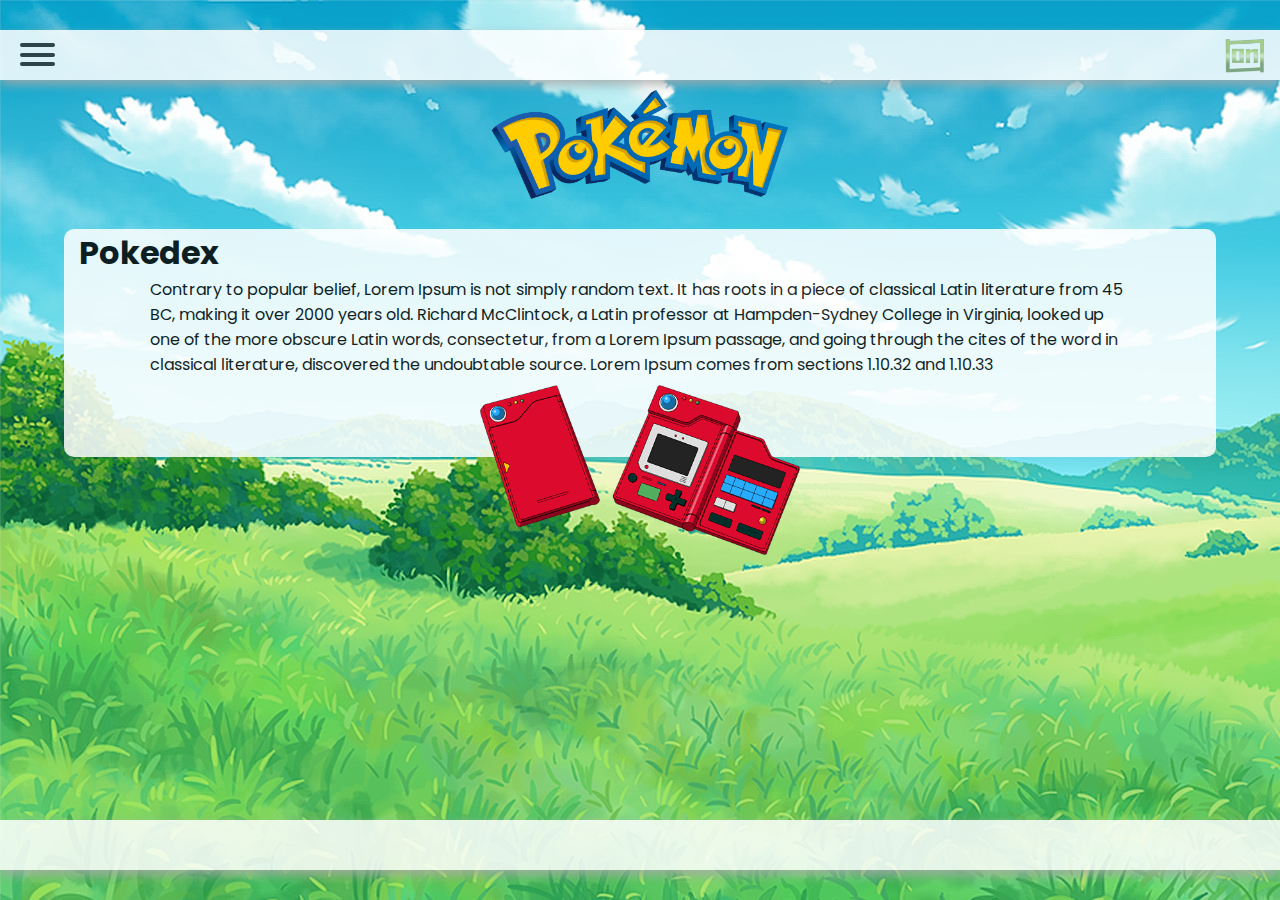
<file: index.html>
<!DOCTYPE html>
<html lang="en">
  <head>
    <title>Pokedex - ON</title>
    <meta charset="UTF-8" />
    <meta name="viewport" content="width=device-width, initial-scale=1" />
    <link href="css/style.css" rel="stylesheet" />
  </head>
  <body>
    <nav class="navbar">
      <div class="navbar-container container">
        <input type="checkbox" name="" id="" />
        <div class="hamburger-lines">
          <span class="line line1"></span>
          <span class="line line2"></span>
          <span class="line line3"></span>
        </div>
        <ul class="menu-items">
          <li><a href="index.html">Home</a></li>
          <li><a href="starters.html">Starters</a></li>
          <li><a href="legendaries.html">Legendaries</a></li>
          <li><a href="pokeballs.html">Pokéballs</a></li>
          <li><a href="about.html">About</a></li>
        </ul>
        <img class="logo" src="img/ON-Logo-Trans.png" alt="Logo ON" />
      </div>
    </nav>
    <header>
      <img class="pokeLogo" src="img/PokemonLogo.png" alt="Pokedex Pokémon" />
    </header>
    <div id="contentHome">
      <div class="textHome">
        <h1 class="titleHome">Pokedex</h1>
        <p class="paragraphContent">
          Contrary to popular belief, Lorem Ipsum is not simply random text. It
          has roots in a piece of classical Latin literature from 45 BC, making
          it over 2000 years old. Richard McClintock, a Latin professor at
          Hampden-Sydney College in Virginia, looked up one of the more obscure
          Latin words, consectetur, from a Lorem Ipsum passage, and going
          through the cites of the word in classical literature, discovered the
          undoubtable source. Lorem Ipsum comes from sections 1.10.32 and
          1.10.33
        </p>
      </div>
    </div>
    <div>
      <img class="pokedexHome" src="img/pokedex-Kanto.png" />
    </div>
    <footer class="footerBar"></footer>
  </body>
</html>
</file>
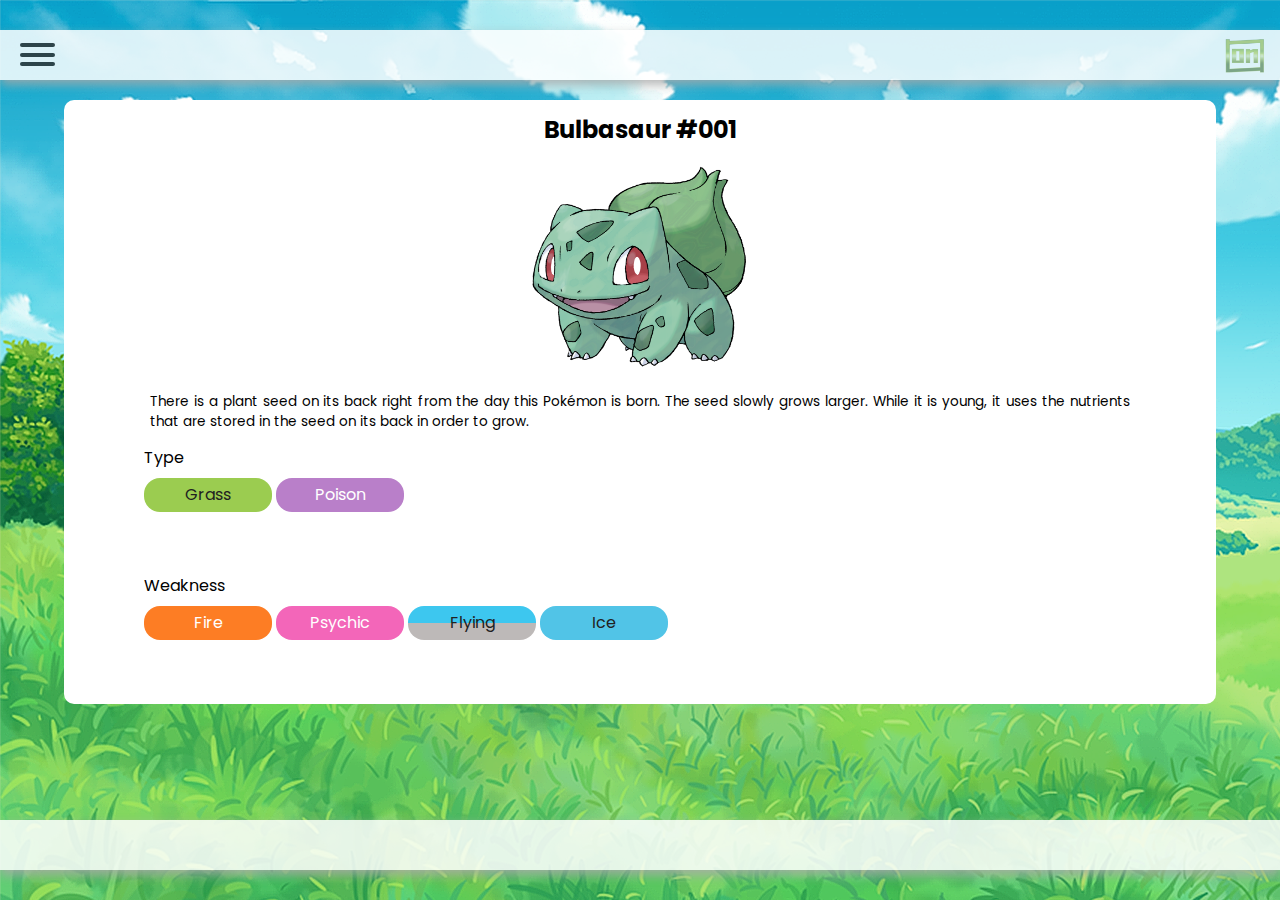
<file: 001Bulbasaur.html>
<!DOCTYPE html>
<html lang="en">
  <head>
    <title>Pokedex - ON</title>
    <meta charset="UTF-8" />
    <meta name="viewport" content="width=device-width, initial-scale=1" />
    <link href="css/style.css" rel="stylesheet" />
  </head>

  <body>
    <nav class="navbar">
      <div class="navbar-container container">
        <input type="checkbox" name="" id="" />
        <div class="hamburger-lines">
          <span class="line line1"></span>
          <span class="line line2"></span>
          <span class="line line3"></span>
        </div>
        <ul class="menu-items">
          <li><a href="index.html">Home</a></li>
          <li><a href="starters.html">Starters</a></li>
          <li><a href="legendaries.html">Legendaries</a></li>
          <li><a href="pokeballs.html">Pokéballs</a></li>
          <li><a href="about.html">About</a></li>
        </ul>
        <img class="logo" src="img/ON-Logo-Trans.png" alt="Logo ON" />
      </div>
    </nav>
    <div id="pokemonCard">
      <div class="textStarters">
        <h1 class="titlePokedex">Bulbasaur #001</h1>
        <img class="pdexBulbasaur001" src="img/001Bulbasaur.png" />
        <p class="paragraphBulbasaur">
          There is a plant seed on its back right from the day this Pokémon is
          born. The seed slowly grows larger. While it is young, it uses the
          nutrients that are stored in the seed on its back in order to grow.
        </p>
      </div>
      <div>
        <div class="pokemon-type">
          <p class="pokeType">Type</p>
          <ul>
            <li class="background-color-grass">Grass</li>
            <li class="background-color-poison">Poison</li>
          </ul>
        </div>
        <div class="pokemon-weakness">
          <p class="pokeWeakness">Weakness</p>
          <ul>
            <li class="background-color-fire">Fire</li>
            <li class="background-color-psychic">Psychic</li>
            <li class="background-color-flying">Flying</li>
            <li class="background-color-ice">Ice</li>
          </ul>
        </div>
      </div>
    </div>
    <footer class="footerBar"></footer>
  </body>
</html>
</file>
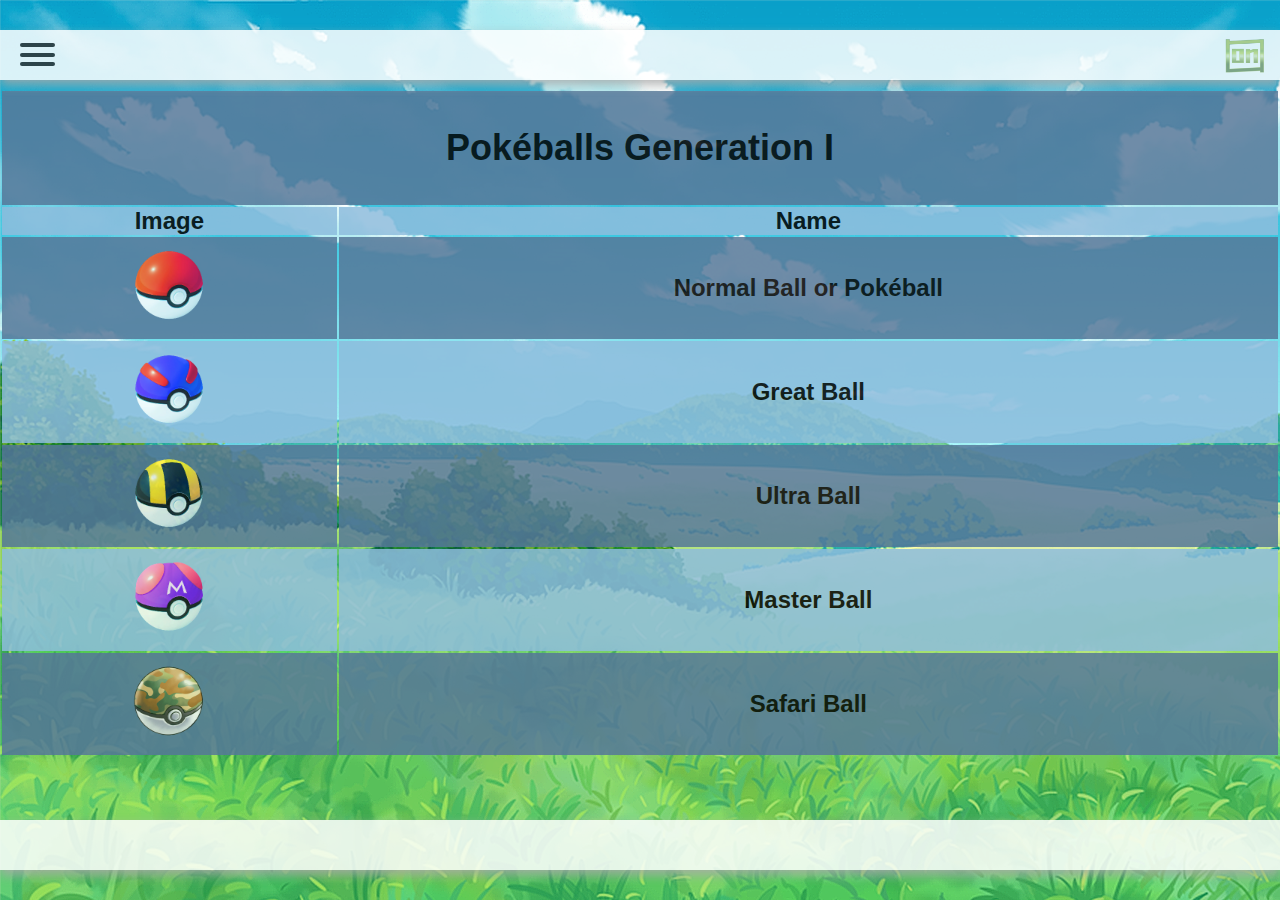
<file: pokeballs.html>
<!DOCTYPE html>
<html lang="en">
  <head>
    <title>Pokedex - ON</title>
    <meta charset="UTF-8" />
    <meta name="viewport" content="width=device-width, initial-scale=1" />
    <link href="css/style.css" rel="stylesheet" />
  </head>

  <body>
    <nav class="navbar">
      <div class="navbar-container container">
        <input type="checkbox" name="" id="" />
        <div class="hamburger-lines">
          <span class="line line1"></span>
          <span class="line line2"></span>
          <span class="line line3"></span>
        </div>
        <ul class="menu-items">
          <li><a href="index.html">Home</a></li>
          <li><a href="starters.html">Starters</a></li>
          <li><a href="legendaries">Legendaries</a></li>
          <li><a href="pokeballs.html">Pokéballs</a></li>
          <li><a href="about.html">About</a></li>
        </ul>
        <img class="logo" src="img/ON-Logo-Trans.png" alt="Logo ON" />
      </div>
    </nav>
    <div>
      <table class="ball-gen1">
        <tr>
            <td colspan="2" class="pokeball-table-title">Pokéballs Generation I</th>
        </tr>
        <tr>
          <th>Image</th>
          <th>Name</th>
        </tr>
        <tr>
          <th><img class="img-normal-ball" src="img/normal-ball.png" /></th>
          <th>Normal Ball or Pokéball</th>
        </tr>
        <tr>
          <th><img class="img-great-ball" src="img/great-ball.png" /></th>
          <th>Great Ball</th>
        </tr>
        <tr>
          <th><img class="img-ultra-ball" src="img/ultra-ball.png" /></th>
          <th>Ultra Ball</th>
        </tr>
        <tr>
          <th><img class="img-master-ball" src="img/master-ball.png" /></th>
          <th>Master Ball</th>
        </tr>
        <tr>
          <th><img class="img-safari-ball" src="img/safari-ball.png" /></th>
          <th>Safari Ball</th>
        </tr>
      </table>
    </div>
    <footer class="footerBar"></footer>
  </body>
</html>
</file>
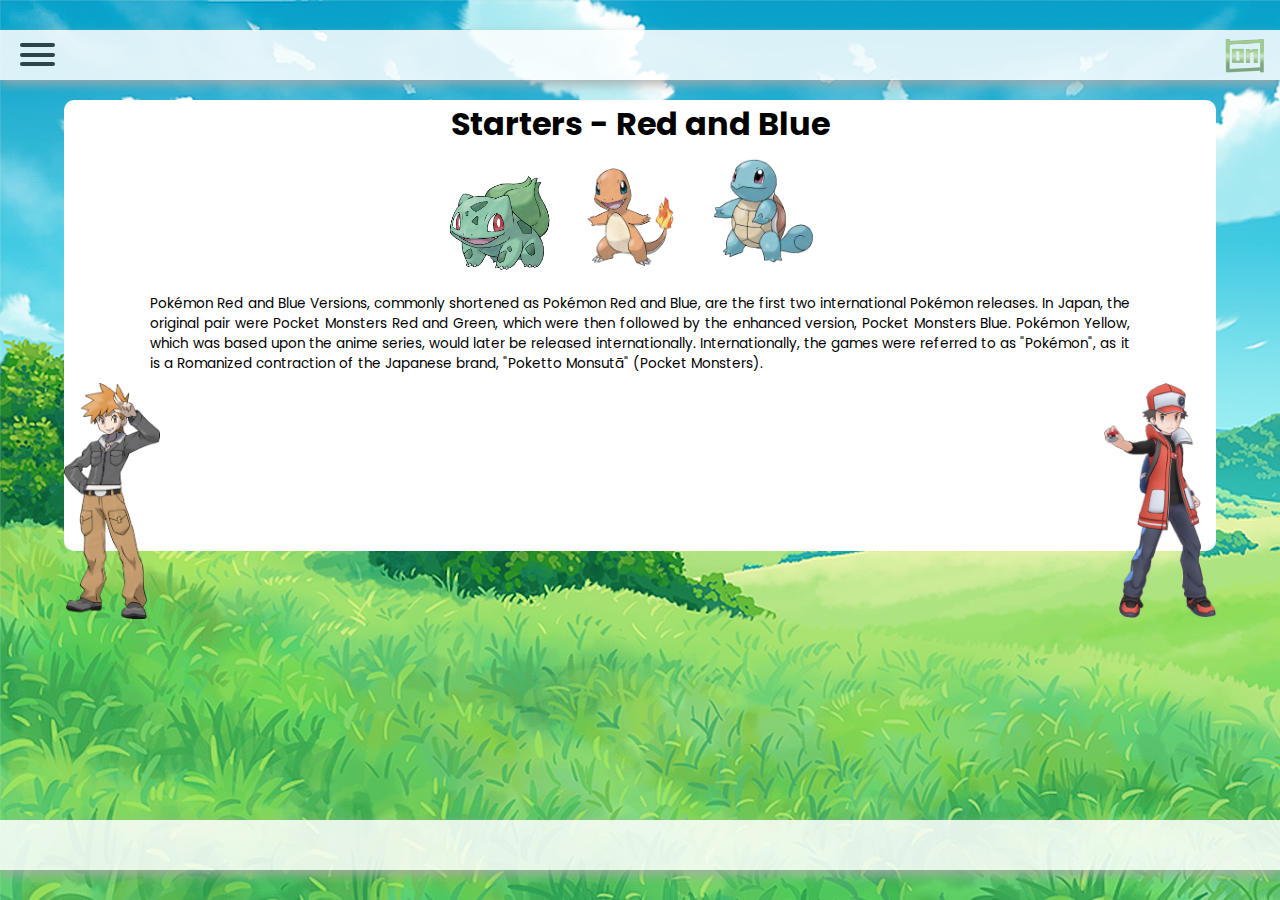
<file: redblue.html>
<!DOCTYPE html>
<html lang="en">
  <head>
    <title>Pokedex - ON</title>
    <meta charset="UTF-8" />
    <meta name="viewport" content="width=device-width, initial-scale=1" />
    <link href="css/style.css" rel="stylesheet" />
  </head>

  <body>
    <nav class="navbar">
      <div class="navbar-container container">
        <input type="checkbox" name="" id="" />
        <div class="hamburger-lines">
          <span class="line line1"></span>
          <span class="line line2"></span>
          <span class="line line3"></span>
        </div>
        <ul class="menu-items">
          <li><a href="index.html">Home</a></li>
          <li><a href="starters.html">Starters</a></li>
          <li><a href="legendaries.html">Legendaries</a></li>
          <li><a href="pokeballs.html">Pokéballs</a></li>
          <li><a href="about.html">About</a></li>
        </ul>
        <img class="logo" src="img/ON-Logo-Trans.png" alt="Logo ON" />
      </div>
    </nav>
    <div id="contentStarters">
      <div class="textStarters">
        <h1 class="titleKanto">Starters - Red and Blue</h1>
        <div class="startersKanto">
          <a href="001Bulbasaur.html">
            <img class="bulbasaur001" src="img/001Bulbasaur.png" />
          </a>
          <a href="004Charmander.html">
            <img class="charmander004" src="img/004Charmander.png" />
          </a>
          <a href="007Squirtle.html">
            <img class="squirtle007" src="img/007Squirtle.png" />
          </a>
        </div>
        <p class="paragraphKanto">
          Pokémon Red and Blue Versions, commonly shortened as Pokémon Red and
          Blue, are the first two international Pokémon releases. In Japan, the
          original pair were Pocket Monsters Red and Green, which were then
          followed by the enhanced version, Pocket Monsters Blue. Pokémon
          Yellow, which was based upon the anime series, would later be released
          internationally. Internationally, the games were referred to as
          "Pokémon", as it is a Romanized contraction of the Japanese brand,
          "Poketto Monsutā" (Pocket Monsters).
        </p>
      </div>

      <div class="characterKanto">
        <img class="garryOak" src="img/Garry_Oak.png" />
        <img class="redMasters" src="img/Red_Masters.png" />
      </div>
    </div>
    <footer class="footerBar"></footer>
  </body>
</html>
</file>
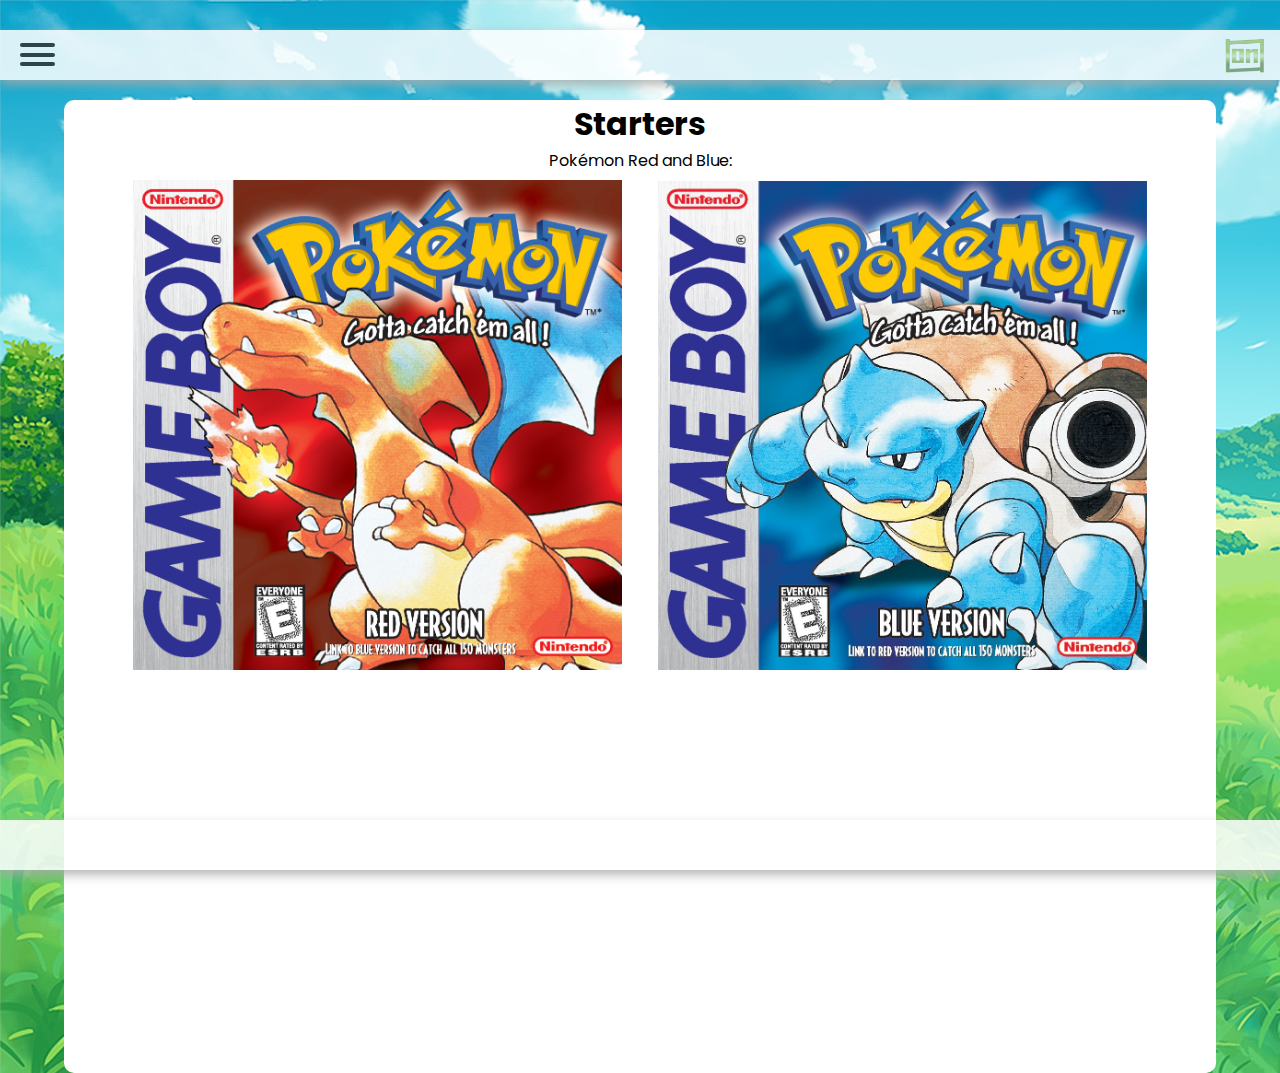
<file: starters.html>
<!DOCTYPE html>
<html lang="en">
  <head>
    <title>Pokedex - ON</title>
    <meta charset="UTF-8" />
    <meta name="viewport" content="width=device-width, initial-scale=1" />
    <link href="css/style.css" rel="stylesheet" />
  </head>

  <body>
    <nav class="navbar">
      <div class="navbar-container container">
        <input type="checkbox" name="" id="" />
        <div class="hamburger-lines">
          <span class="line line1"></span>
          <span class="line line2"></span>
          <span class="line line3"></span>
        </div>
        <ul class="menu-items">
          <li><a href="index.html">Home</a></li>
          <li><a href="starters.html">Starters</a></li>
          <li><a href="legendaries.html">Legendaries</a></li>
          <li><a href="pokeballs.html">Pokéballs</a></li>
          <li><a href="about.html">About</a></li>
        </ul>
        <img class="logo" src="img/ON-Logo-Trans.png" alt="Logo ON" />
      </div>
    </nav>
    <div id="contentStarters">
      <div class="textStarters">
        <h1 class="titleStarters">Starters</h1>

        <p class="paragraphStarters">
          Pokémon Red and Blue:
        </p>
      </div>
      <div class="gamesKanto">
        <a href="redblue.html">
          <img class="pokeRed" src="img/Game-Red-boxart.png" />
        </a>
        <a href="redblue.html">
          <img class="pokeBlue" src="img/Game-Blue-boxart.jpg" />
        </a>
      </div>
    </div>
    <footer class="footerBar"></footer>
  </body>
</html>
</file>
<file: css/style.css>
@import url('https://fonts.googleapis.com/css2?family=Poppins:ital,wght@0,300;0,400;0,500;0,600;0,700;0,800;0,900;1,200;1,300;1,400;1,500;1,600;1,700;1,800;1,900&display=swap');

*,
*::after,
*::before {
  box-sizing: border-box;
  padding: 0;
  margin: 0;
}

.html {
  font-size: 62.5%;
}

body {
  font-family: 'Poppins', sans-serif;
}

.pokeLogo {
  display: block;
  margin-left: auto;
  margin-right: auto;
  width: 20%;
  min-width: 300px;
  padding-top: 60px;
}

body {
  background-image: url(../img/background.png);
  background-color: antiquewhite;
  background-repeat: no-repeat;
  background-size: auto;
}

.navbar {
  box-shadow: 0px 5px 10px 0px #aaa;
  position: fixed;
  top: 30px;
  width: 100%;
  background: #fff;
  color: #000;
  opacity: 0.85;
  height: 50px;
  z-index: 12;
}

.navbar-container input[type='checkbox'],
.navbar-container .hamburger-lines {
  display: block;
}

.navbar-container {
  display: block;
  position: relative;
  height: 64px;
}

.navbar-container input[type='checkbox'] {
  position: absolute;
  display: block;
  height: 32px;
  width: 30px;
  top: 20px;
  left: 20px;
  z-index: 5;
  opacity: 0;
}

.navbar-container .hamburger-lines {
  display: block;
  height: 23px;
  width: 35px;
  position: absolute;
  top: 13px;
  left: 20px;
  z-index: 2;
  display: flex;
  flex-direction: column;
  justify-content: space-between;
}

.navbar-container .hamburger-lines .line {
  display: block;
  height: 4px;
  width: 100%;
  border-radius: 10px;
  background: #333;
}

.navbar-container .hamburger-lines .line1 {
  transform-origin: 0% 0%;
  transition: transform 0.4s ease-in-out;
}

.navbar-container .hamburger-lines .line2 {
  transition: transform 0.2s ease-in-out;
}

.navbar-container .hamburger-lines .line3 {
  transform-origin: 0% 100%;
  transition: transform 0.4s ease-in-out;
}

.menu-items a {
  text-decoration: none;
  color: #444;
  font-weight: 500;
  transition: color 0.3s ease-in-out;
}

.navbar .menu-items {
  padding-top: 100px;
  background: #fff;
  height: 100vh;
  max-width: 300px;
  transform: translate(-150%);
  display: flex;
  flex-direction: column;
  margin-left: -40px;
  padding-left: 50px;
  transition: transform 0.5s ease-in-out;
  box-shadow: 5px 0px 10px 0px #aaa;
}

.navbar .menu-items li {
  margin-bottom: 1.5rem;
  font-size: 1.3rem;
  font-weight: 500;
}

.logo {
  position: absolute;
  top: 8px;
  right: 15px;
  width: 40px;
}

.navbar-container input[type='checkbox']:checked ~ .menu-items {
  transform: translateX(0);
}

.navbar-container input[type='checkbox']:checked ~ .hamburger-lines .line1 {
  transform: rotate(35deg);
}

.navbar-container input[type='checkbox']:checked ~ .hamburger-lines .line2 {
  transform: scaleY(0);
}

.navbar-container input[type='checkbox']:checked ~ .hamburger-lines .line3 {
  transform: rotate(-35deg);
}

.titleHome {
  padding-left: 15px;
}

#contentHome {
  margin: 0 auto;
  width: 90%;
  position: relative;
  z-index: 8;
}

.textHome {
  background-color: #fff;
  opacity: 0.85;
  border-radius: 10px;
}

.paragraphContent {
  width: 85%;
  margin: 0 auto;
  padding-bottom: 80px;
}

.pokedexHome {
  display: block;
  position: relative;
  width: 20em;
  margin: 0 auto;
  margin-top: -4.5em;
  z-index: 10;
}

.footerBar {
  box-shadow: 0px 5px 10px 0px #aaa;
  position: fixed;
  bottom: 30px;
  width: 100%;
  background: #fff;
  color: #000;
  opacity: 0.85;
  height: 50px;
  z-index: 12;
}

.titleStarters {
  text-align: center;
}

#contentStarters {
  margin: 0 auto;
  width: 90%;
  position: relative;
  top: 100px;
}

.textStarters {
  background-color: #fff;
  border-radius: 10px;
  text-align: center;
}

.paragraphStarters {
  font-size: 1em;
  width: 85%;
  margin: 0 auto;
  padding-bottom: 100vh;
}

.gamesKanto {
  position: absolute;
  top: 5em;
  left: -2em;
  text-align: center;
}

.pokeRed,
.pokeBlue {
  display: inline-block;
  width: 44%;
  padding-inline-start: 2em;
}

.gamesKanto a {
  text-decoration: none;
}

.startersKanto {
  text-align: center;
}

.startersKanto a {
  text-decoration: none;
}

.bulbasaur001,
.charmander004,
.squirtle007 {
  display: inline-block;
  width: 8em;
  padding-right: 1em;
}

.bulbasaur001:hover {
  opacity: 0.7;
}

.charmander004:hover {
  opacity: 0.7;
}

.squirtle007:hover {
  opacity: 0.7;
}

.titleKanto {
  margin: 0 auto;
  width: max-content;
}

.paragraphKanto {
  width: 85%;
  margin: 0 auto;
  padding-top: 1em;
  padding-bottom: 13em;
  text-align: justify;
  font-size: 0.85em;
}

.characterKanto {
  display: block;
  text-align: -webkit-right;
  position: relative;
  bottom: 10.5em;
}
.garryOak {
  display: block;
  float: left;
  width: 6em;
}

.redMasters {
  display: block;
  width: 7em;
}

.titlePokedex {
  margin: 0 auto;
  padding-top: 0.5em;
  width: max-content;
  font-size: 1.5em;
}

/* ......../ Pokedex Entry  /.......... */

#pokemonCard {
  margin: 0 auto;
  width: 90%;
  position: relative;
  top: 100px;
}

.pdexBulbasaur001 {
  display: block;
  width: 15em;
  margin: 0 auto;
}

.paragraphBulbasaur {
  width: 85%;
  margin: 0 auto;
  padding-top: 1.3em;
  padding-bottom: 20em;
  text-align: justify;
  font-size: 0.85em;
}

.pokemon-type li {
  width: 8em;
  border-radius: 1em;
  margin: 0.5em 0 0 0;
  text-align: center;
  padding: 0.3em 0;
  display: inline-block;
  font-size: 1em;
}

.pokemon-weakness li {
  width: 8em;
  border-radius: 1em;
  margin: 0.5em 0 0 0;
  text-align: center;
  padding: 0.3em 0;
  display: inline-block;
  font-size: 1em;
}

.pokemon-type {
  position: absolute;
  left: 5em;
  bottom: 12em;
}

.pokemon-weakness {
  position: absolute;
  left: 5em;
  bottom: 4em;
}

/* ......../ Types of Pokeballs  /.......... */

.ball-gen1 {
  margin: auto;
  font-weight: bold;
  width: 100%;
  margin-top: 3.7em;
  font-family: Arial, Helvetica, sans-serif;
  font-size: 1.5em;
  text-align: center;
}

.pokeball-table-title {
  padding-top: 1em;
  padding-bottom: 1em;
  font-size: 1.5em;
}

.ball-gen1 img {
  width: 4em;
  opacity: 1;
}

tr:nth-child(even) {
  background-color: #8ebddd;
  opacity: 0.85;
}

tr:nth-child(odd) {
  background-color: #567899;
  opacity: 0.85;
}

/* ......../ Types of Pokemon  /.......... */

.background-color-grass {
  background-color: #9bcc50;
  color: #212121;
}

.background-color-poison {
  background-color: #b97fc9;
  color: #fff;
}

.background-color-fire {
  background-color: #fd7d24;
  color: #fff;
}

.background-color-psychic {
  background-color: #f366b9;
  color: #fff;
}

.background-color-flying {
  background: linear-gradient(180deg, #3dc7ef 50%, #bdb9b8 50%);
  color: #212121;
}

.background-color-ice {
  background-color: #51c4e7;
  color: #212121;
}

/* ......../ media query /.......... */

@media (min-width: 768px) {
}
</file>
